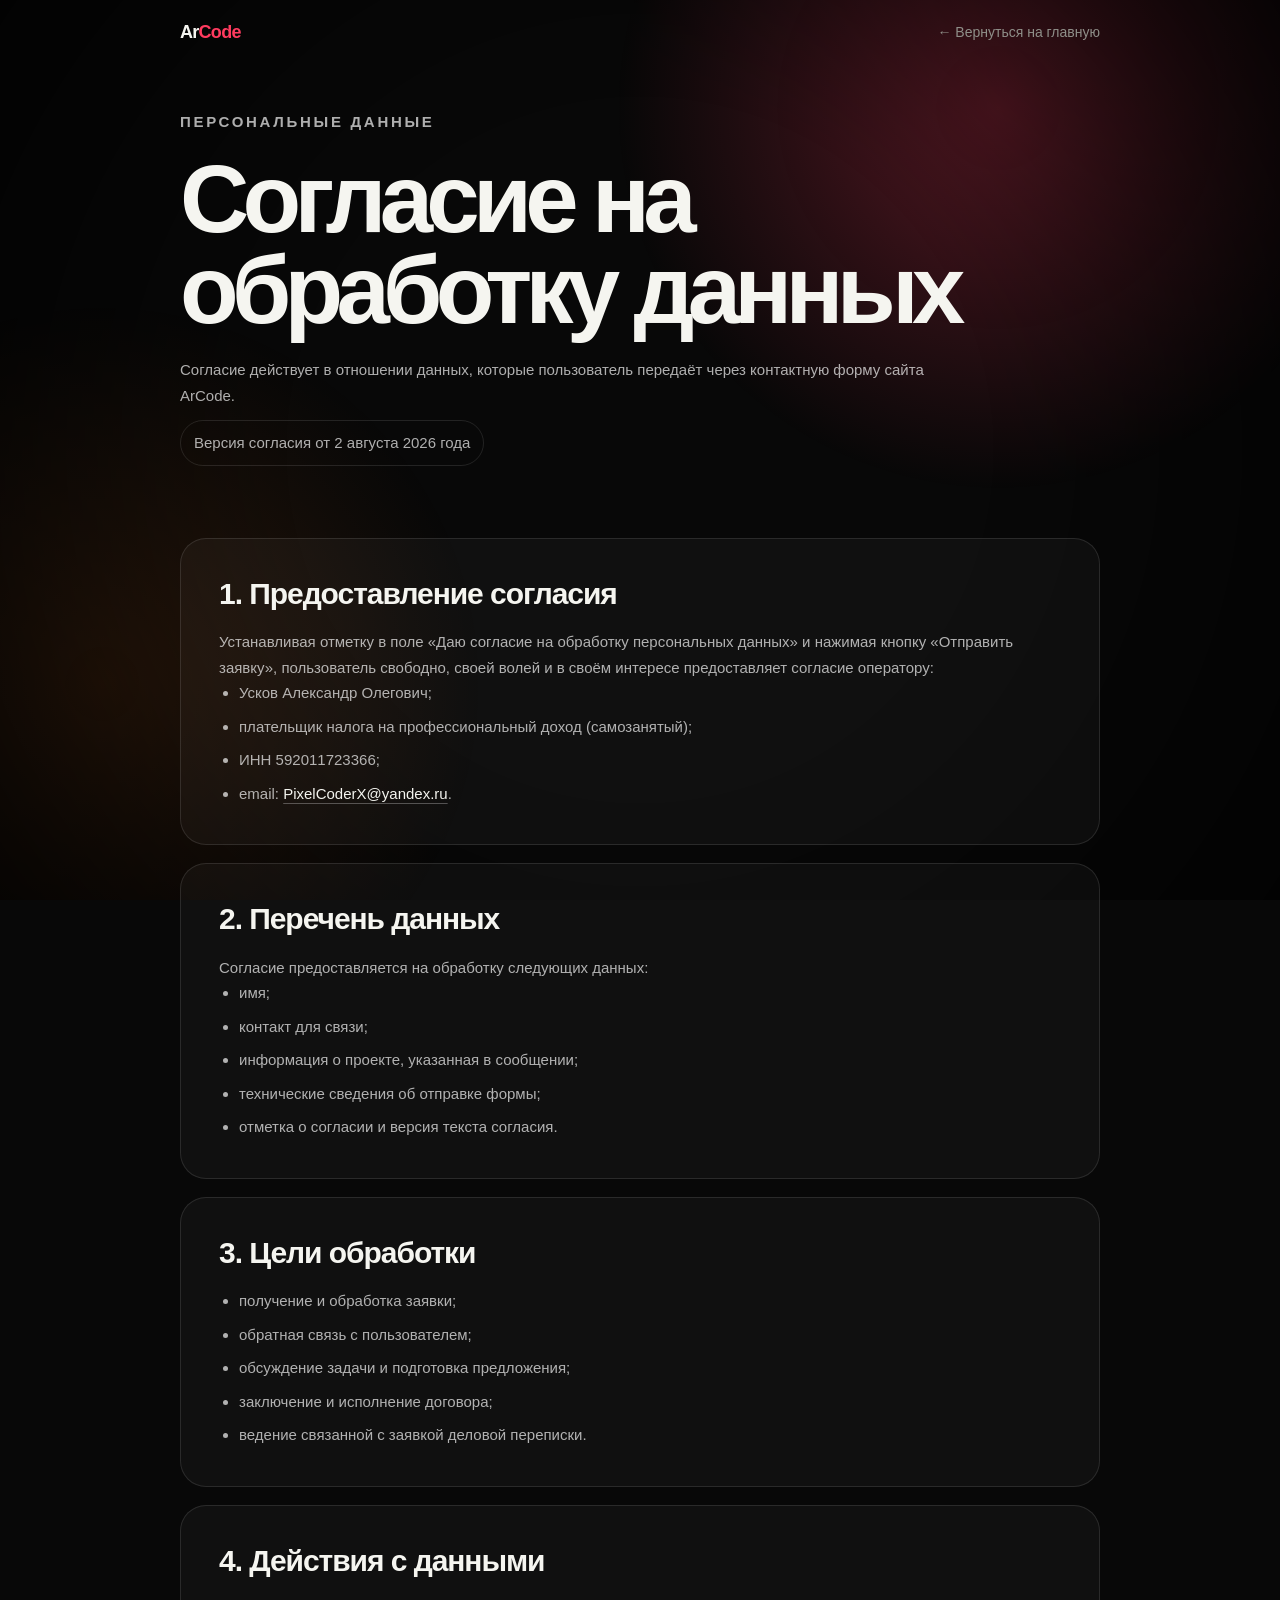
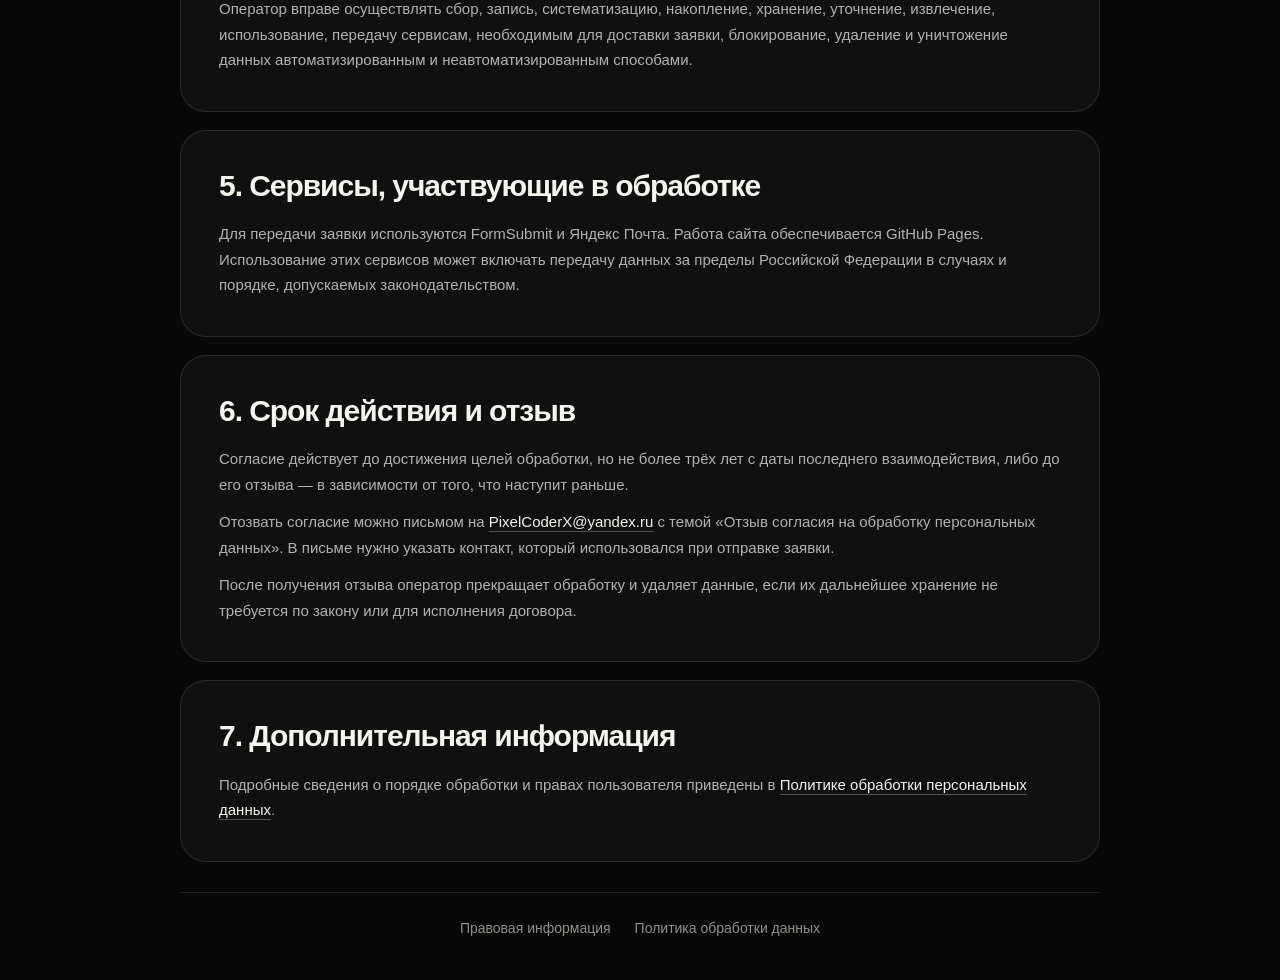
<file: consent.html>
<!doctype html>
<html lang="ru">
	<head>
		<meta charset="UTF-8" />
		<meta name="viewport" content="width=device-width, initial-scale=1.0" />
		<title>Согласие на обработку персональных данных — ArCode</title>
		<meta
			name="description"
			content="Согласие пользователя сайта ArCode на обработку персональных данных, переданных через контактную форму."
		/>
		<meta name="robots" content="index, follow" />
		<meta name="theme-color" content="#080808" />
		<link rel="canonical" href="https://arcode-dev.ru/consent.html" />
		<link rel="icon" href="/favicon.ico" sizes="32x32" />
		<link rel="icon" href="/icons/favicon.svg" type="image/svg+xml" />
		<link rel="stylesheet" href="/css/index.css" />
	</head>
	<body id="top" class="legal-page">
		<header class="legal-header">
			<div class="legal-header__inner container">
				<a class="legal-header__brand" href="/">Ar<span>Code</span></a>
				<a class="legal-header__back" href="/">← Вернуться на главную</a>
			</div>
		</header>

		<main class="legal-main">
			<article class="legal-document">
				<p class="legal-document__eyebrow">Персональные данные</p>
				<h1>Согласие на обработку данных</h1>
				<p class="legal-document__lead">
					Согласие действует в отношении данных, которые пользователь передаёт
					через контактную форму сайта ArCode.
				</p>
				<p class="legal-document__meta">Версия согласия от 2 августа 2026 года</p>

				<div class="legal-document__content">
					<section>
						<h2>1. Предоставление согласия</h2>
						<p>
							Устанавливая отметку в поле «Даю согласие на обработку персональных
							данных» и нажимая кнопку «Отправить заявку», пользователь свободно,
							своей волей и в своём интересе предоставляет согласие оператору:
						</p>
						<ul>
							<li>Усков Александр Олегович;</li>
							<li>
								плательщик налога на профессиональный доход (самозанятый);
							</li>
							<li>ИНН 592011723366;</li>
							<li>
								email:
								<a href="mailto:PixelCoderX@yandex.ru">PixelCoderX@yandex.ru</a>.
							</li>
						</ul>
					</section>

					<section>
						<h2>2. Перечень данных</h2>
						<p>Согласие предоставляется на обработку следующих данных:</p>
						<ul>
							<li>имя;</li>
							<li>контакт для связи;</li>
							<li>информация о проекте, указанная в сообщении;</li>
							<li>технические сведения об отправке формы;</li>
							<li>отметка о согласии и версия текста согласия.</li>
						</ul>
					</section>

					<section>
						<h2>3. Цели обработки</h2>
						<ul>
							<li>получение и обработка заявки;</li>
							<li>обратная связь с пользователем;</li>
							<li>обсуждение задачи и подготовка предложения;</li>
							<li>заключение и исполнение договора;</li>
							<li>ведение связанной с заявкой деловой переписки.</li>
						</ul>
					</section>

					<section>
						<h2>4. Действия с данными</h2>
						<p>
							Оператор вправе осуществлять сбор, запись, систематизацию, накопление,
							хранение, уточнение, извлечение, использование, передачу сервисам,
							необходимым для доставки заявки, блокирование, удаление и уничтожение
							данных автоматизированным и неавтоматизированным способами.
						</p>
					</section>

					<section>
						<h2>5. Сервисы, участвующие в обработке</h2>
						<p>
							Для передачи заявки используются FormSubmit и Яндекс Почта. Работа
							сайта обеспечивается GitHub Pages. Использование этих сервисов может
							включать передачу данных за пределы Российской Федерации в случаях и
							порядке, допускаемых законодательством.
						</p>
					</section>

					<section>
						<h2>6. Срок действия и отзыв</h2>
						<p>
							Согласие действует до достижения целей обработки, но не более трёх
							лет с даты последнего взаимодействия, либо до его отзыва — в
							зависимости от того, что наступит раньше.
						</p>
						<p>
							Отозвать согласие можно письмом на
							<a href="mailto:PixelCoderX@yandex.ru">PixelCoderX@yandex.ru</a> с
							темой «Отзыв согласия на обработку персональных данных». В письме
							нужно указать контакт, который использовался при отправке заявки.
						</p>
						<p>
							После получения отзыва оператор прекращает обработку и удаляет данные,
							если их дальнейшее хранение не требуется по закону или для исполнения
							договора.
						</p>
					</section>

					<section>
						<h2>7. Дополнительная информация</h2>
						<p>
							Подробные сведения о порядке обработки и правах пользователя приведены
							в
							<a href="/privacy.html">Политике обработки персональных данных</a>.
						</p>
					</section>
				</div>

				<footer class="legal-document__footer">
					<a href="/legal.html">Правовая информация</a>
					<a href="/privacy.html">Политика обработки данных</a>
				</footer>
			</article>
		</main>

		<a href="#top" class="scroll-top" aria-label="Наверх">↑</a>
		<script type="module" src="/js/legal.js"></script>
	</body>
</html>
</file>
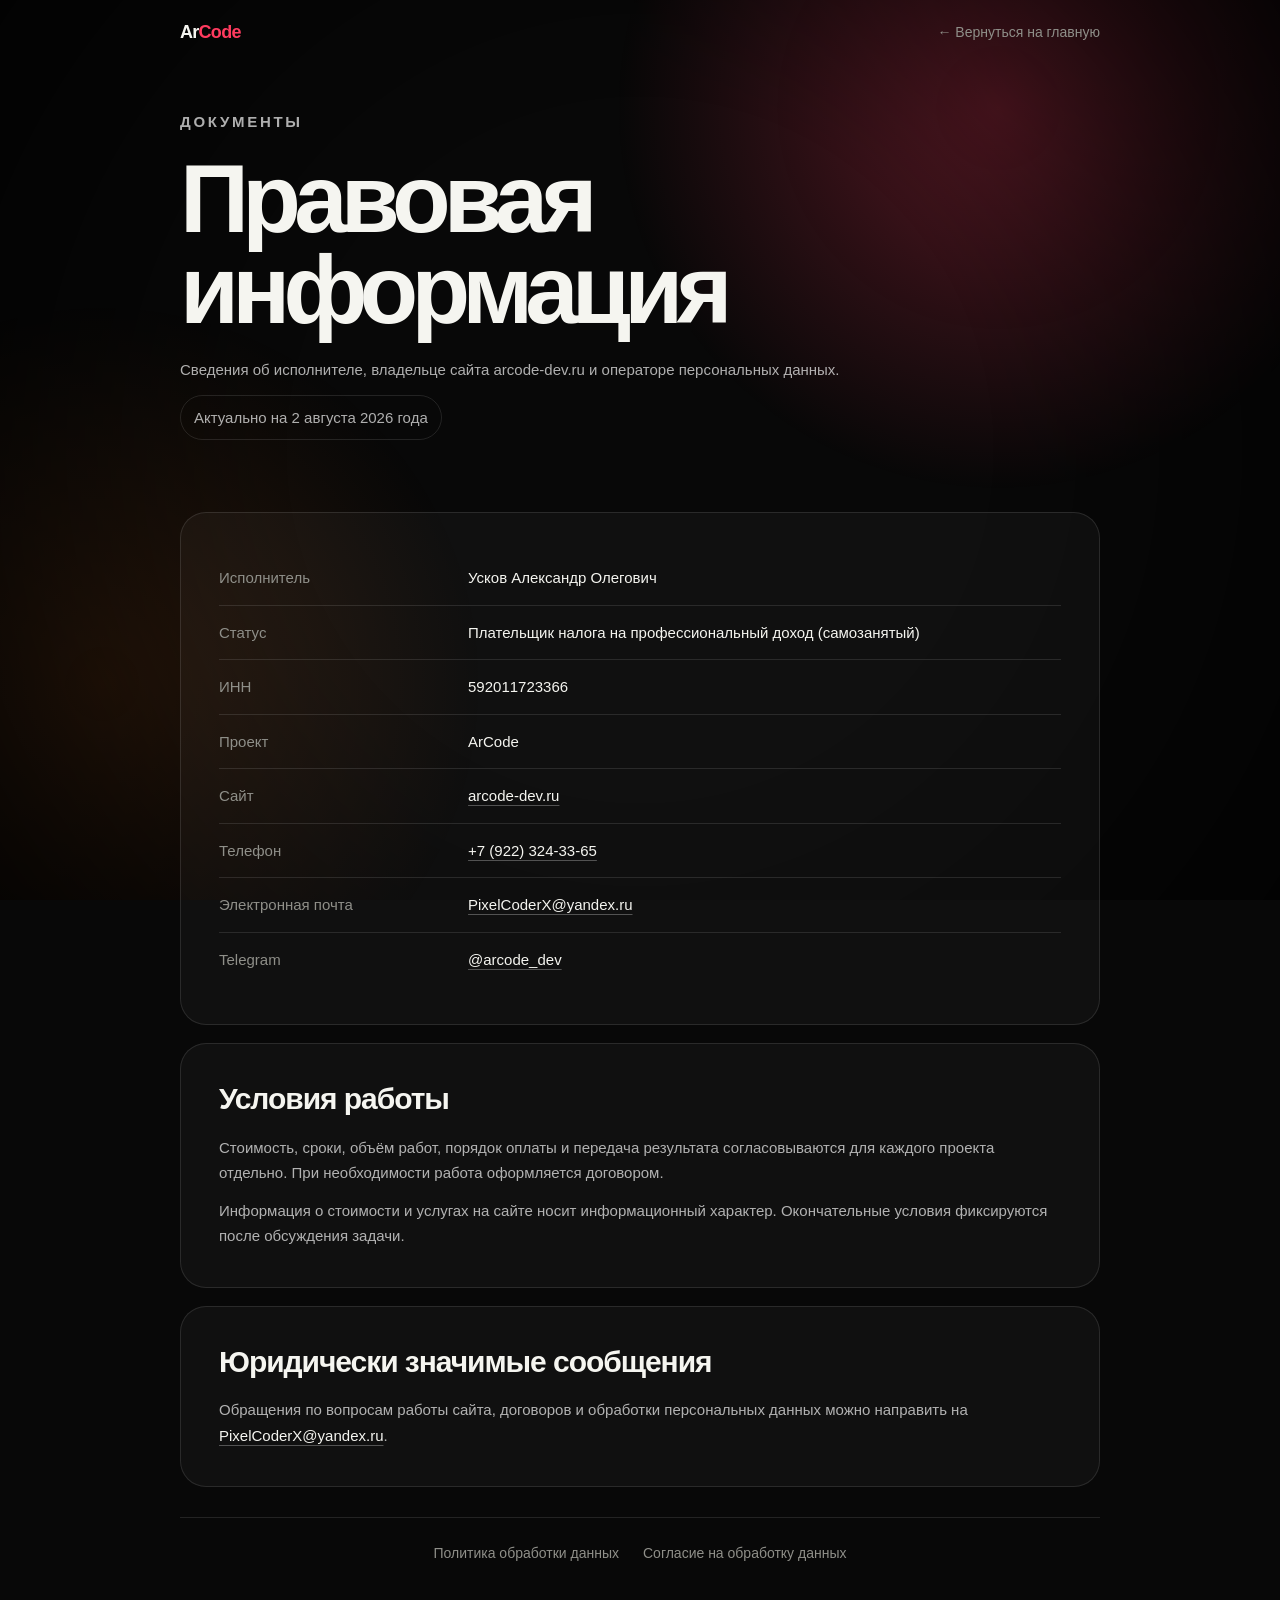
<file: legal.html>
<!doctype html>
<html lang="ru">
	<head>
		<meta charset="UTF-8" />
		<meta name="viewport" content="width=device-width, initial-scale=1.0" />
		<title>Правовая информация — ArCode</title>
		<meta
			name="description"
			content="Сведения об исполнителе и владельце сайта ArCode: статус, реквизиты и контакты."
		/>
		<meta name="robots" content="index, follow" />
		<meta name="theme-color" content="#080808" />
		<link rel="canonical" href="https://arcode-dev.ru/legal.html" />
		<link rel="icon" href="/favicon.ico" sizes="32x32" />
		<link rel="icon" href="/icons/favicon.svg" type="image/svg+xml" />
		<link rel="stylesheet" href="/css/index.css" />
	</head>
	<body id="top" class="legal-page">
		<header class="legal-header">
			<div class="legal-header__inner container">
				<a class="legal-header__brand" href="/">Ar<span>Code</span></a>
				<a class="legal-header__back" href="/">← Вернуться на главную</a>
			</div>
		</header>

		<main class="legal-main">
			<article class="legal-document">
				<p class="legal-document__eyebrow">Документы</p>
				<h1>Правовая информация</h1>
				<p class="legal-document__lead">
					Сведения об исполнителе, владельце сайта arcode-dev.ru и операторе
					персональных данных.
				</p>
				<p class="legal-document__meta">Актуально на 2 августа 2026 года</p>

				<div class="legal-document__content">
					<dl class="legal-requisites">
						<dt>Исполнитель</dt>
						<dd>Усков Александр Олегович</dd>

						<dt>Статус</dt>
						<dd>
							Плательщик налога на профессиональный доход (самозанятый)
						</dd>

						<dt>ИНН</dt>
						<dd>592011723366</dd>

						<dt>Проект</dt>
						<dd>ArCode</dd>

						<dt>Сайт</dt>
						<dd><a href="https://arcode-dev.ru/">arcode-dev.ru</a></dd>

						<dt>Телефон</dt>
						<dd><a href="tel:+79223243365">+7 (922) 324-33-65</a></dd>

						<dt>Электронная почта</dt>
						<dd>
							<a href="mailto:PixelCoderX@yandex.ru">PixelCoderX@yandex.ru</a>
						</dd>

						<dt>Telegram</dt>
						<dd>
							<a href="https://t.me/arcode_dev" rel="noopener noreferrer"
								>@arcode_dev</a
							>
						</dd>
					</dl>

					<section>
						<h2>Условия работы</h2>
						<p>
							Стоимость, сроки, объём работ, порядок оплаты и передача результата
							согласовываются для каждого проекта отдельно. При необходимости
							работа оформляется договором.
						</p>
						<p>
							Информация о стоимости и услугах на сайте носит информационный
							характер. Окончательные условия фиксируются после обсуждения задачи.
						</p>
					</section>

					<section>
						<h2>Юридически значимые сообщения</h2>
						<p>
							Обращения по вопросам работы сайта, договоров и обработки
							персональных данных можно направить на
							<a href="mailto:PixelCoderX@yandex.ru">PixelCoderX@yandex.ru</a>.
						</p>
					</section>
				</div>

				<footer class="legal-document__footer">
					<a href="/privacy.html">Политика обработки данных</a>
					<a href="/consent.html">Согласие на обработку данных</a>
				</footer>
			</article>
		</main>

		<a href="#top" class="scroll-top" aria-label="Наверх">↑</a>
		<script type="module" src="/js/legal.js"></script>
	</body>
</html>
</file>
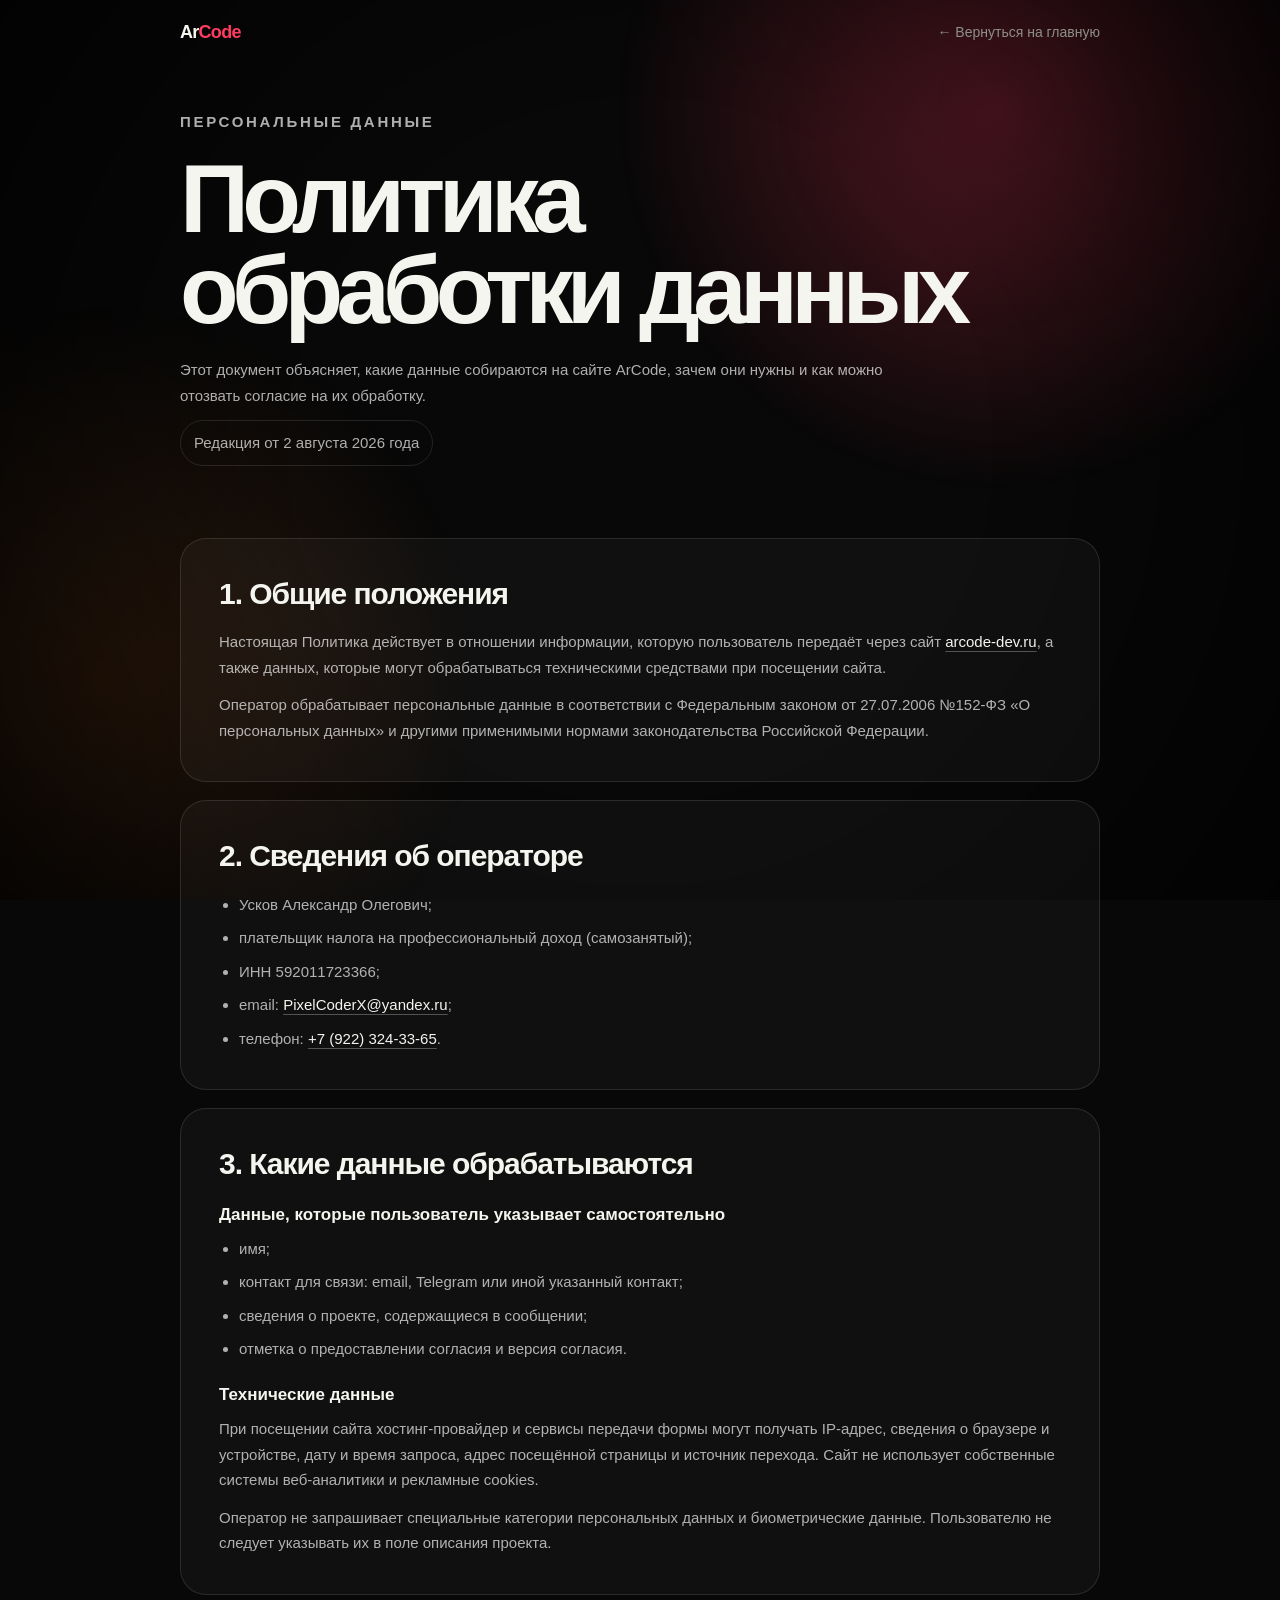
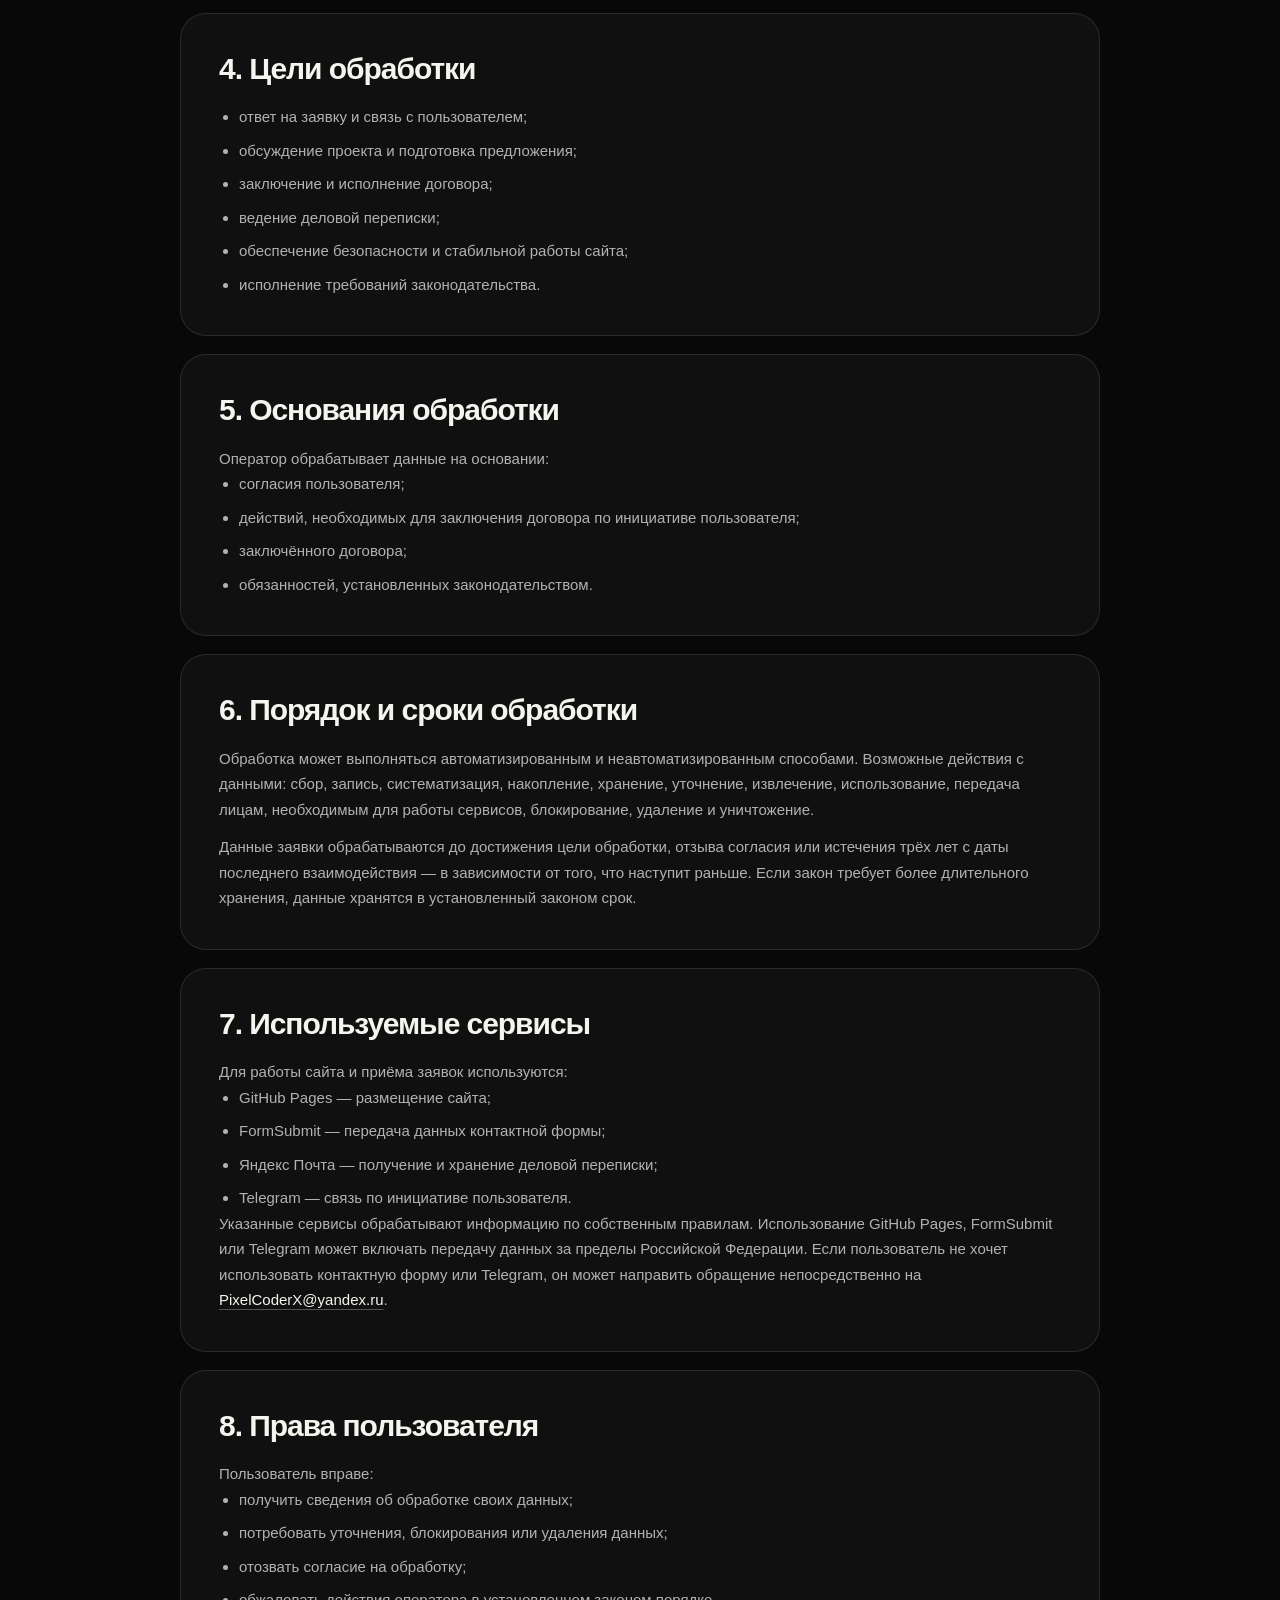
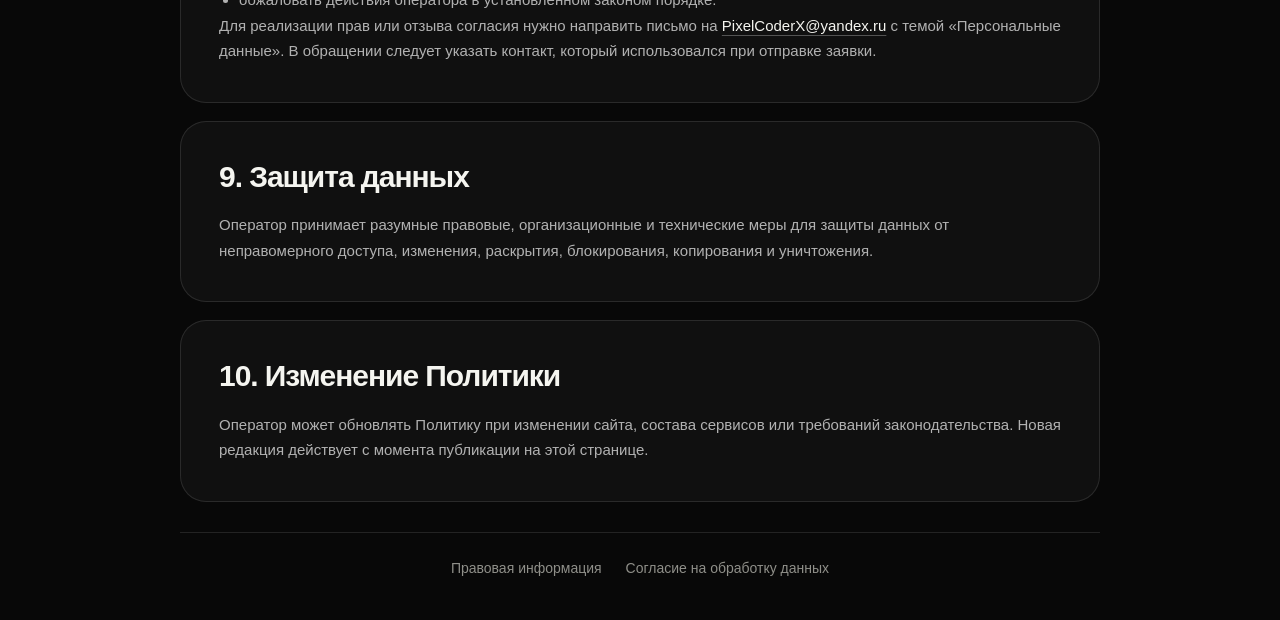
<file: privacy.html>
<!doctype html>
<html lang="ru">
	<head>
		<meta charset="UTF-8" />
		<meta name="viewport" content="width=device-width, initial-scale=1.0" />
		<title>Политика обработки персональных данных — ArCode</title>
		<meta
			name="description"
			content="Политика ArCode в отношении обработки и защиты персональных данных пользователей сайта."
		/>
		<meta name="robots" content="index, follow" />
		<meta name="theme-color" content="#080808" />
		<link rel="canonical" href="https://arcode-dev.ru/privacy.html" />
		<link rel="icon" href="/favicon.ico" sizes="32x32" />
		<link rel="icon" href="/icons/favicon.svg" type="image/svg+xml" />
		<link rel="stylesheet" href="/css/index.css" />
	</head>
	<body id="top" class="legal-page">
		<header class="legal-header">
			<div class="legal-header__inner container">
				<a class="legal-header__brand" href="/">Ar<span>Code</span></a>
				<a class="legal-header__back" href="/">← Вернуться на главную</a>
			</div>
		</header>

		<main class="legal-main">
			<article class="legal-document">
				<p class="legal-document__eyebrow">Персональные данные</p>
				<h1>Политика обработки данных</h1>
				<p class="legal-document__lead">
					Этот документ объясняет, какие данные собираются на сайте ArCode,
					зачем они нужны и как можно отозвать согласие на их обработку.
				</p>
				<p class="legal-document__meta">Редакция от 2 августа 2026 года</p>

				<div class="legal-document__content">
					<section>
						<h2>1. Общие положения</h2>
						<p>
							Настоящая Политика действует в отношении информации, которую
							пользователь передаёт через сайт
							<a href="https://arcode-dev.ru/">arcode-dev.ru</a>, а также данных,
							которые могут обрабатываться техническими средствами при посещении
							сайта.
						</p>
						<p>
							Оператор обрабатывает персональные данные в соответствии с
							Федеральным законом от 27.07.2006 №152-ФЗ «О персональных данных» и
							другими применимыми нормами законодательства Российской Федерации.
						</p>
					</section>

					<section>
						<h2>2. Сведения об операторе</h2>
						<ul>
							<li>Усков Александр Олегович;</li>
							<li>
								плательщик налога на профессиональный доход (самозанятый);
							</li>
							<li>ИНН 592011723366;</li>
							<li>
								email:
								<a href="mailto:PixelCoderX@yandex.ru">PixelCoderX@yandex.ru</a>;
							</li>
							<li>телефон: <a href="tel:+79223243365">+7 (922) 324-33-65</a>.</li>
						</ul>
					</section>

					<section>
						<h2>3. Какие данные обрабатываются</h2>
						<h3>Данные, которые пользователь указывает самостоятельно</h3>
						<ul>
							<li>имя;</li>
							<li>контакт для связи: email, Telegram или иной указанный контакт;</li>
							<li>сведения о проекте, содержащиеся в сообщении;</li>
							<li>отметка о предоставлении согласия и версия согласия.</li>
						</ul>
						<h3>Технические данные</h3>
						<p>
							При посещении сайта хостинг-провайдер и сервисы передачи формы могут
							получать IP-адрес, сведения о браузере и устройстве, дату и время
							запроса, адрес посещённой страницы и источник перехода. Сайт не
							использует собственные системы веб-аналитики и рекламные cookies.
						</p>
						<p>
							Оператор не запрашивает специальные категории персональных данных и
							биометрические данные. Пользователю не следует указывать их в поле
							описания проекта.
						</p>
					</section>

					<section>
						<h2>4. Цели обработки</h2>
						<ul>
							<li>ответ на заявку и связь с пользователем;</li>
							<li>обсуждение проекта и подготовка предложения;</li>
							<li>заключение и исполнение договора;</li>
							<li>ведение деловой переписки;</li>
							<li>обеспечение безопасности и стабильной работы сайта;</li>
							<li>исполнение требований законодательства.</li>
						</ul>
					</section>

					<section>
						<h2>5. Основания обработки</h2>
						<p>Оператор обрабатывает данные на основании:</p>
						<ul>
							<li>согласия пользователя;</li>
							<li>
								действий, необходимых для заключения договора по инициативе
								пользователя;
							</li>
							<li>заключённого договора;</li>
							<li>обязанностей, установленных законодательством.</li>
						</ul>
					</section>

					<section>
						<h2>6. Порядок и сроки обработки</h2>
						<p>
							Обработка может выполняться автоматизированным и неавтоматизированным
							способами. Возможные действия с данными: сбор, запись, систематизация,
							накопление, хранение, уточнение, извлечение, использование, передача
							лицам, необходимым для работы сервисов, блокирование, удаление и
							уничтожение.
						</p>
						<p>
							Данные заявки обрабатываются до достижения цели обработки, отзыва
							согласия или истечения трёх лет с даты последнего взаимодействия — в
							зависимости от того, что наступит раньше. Если закон требует более
							длительного хранения, данные хранятся в установленный законом срок.
						</p>
					</section>

					<section>
						<h2>7. Используемые сервисы</h2>
						<p>Для работы сайта и приёма заявок используются:</p>
						<ul>
							<li>GitHub Pages — размещение сайта;</li>
							<li>FormSubmit — передача данных контактной формы;</li>
							<li>Яндекс Почта — получение и хранение деловой переписки;</li>
							<li>Telegram — связь по инициативе пользователя.</li>
						</ul>
						<p>
							Указанные сервисы обрабатывают информацию по собственным правилам.
							Использование GitHub Pages, FormSubmit или Telegram может включать
							передачу данных за пределы Российской Федерации. Если пользователь не
							хочет использовать контактную форму или Telegram, он может направить
							обращение непосредственно на
							<a href="mailto:PixelCoderX@yandex.ru">PixelCoderX@yandex.ru</a>.
						</p>
					</section>

					<section>
						<h2>8. Права пользователя</h2>
						<p>Пользователь вправе:</p>
						<ul>
							<li>получить сведения об обработке своих данных;</li>
							<li>потребовать уточнения, блокирования или удаления данных;</li>
							<li>отозвать согласие на обработку;</li>
							<li>обжаловать действия оператора в установленном законом порядке.</li>
						</ul>
						<p>
							Для реализации прав или отзыва согласия нужно направить письмо на
							<a href="mailto:PixelCoderX@yandex.ru">PixelCoderX@yandex.ru</a> с
							темой «Персональные данные». В обращении следует указать контакт,
							который использовался при отправке заявки.
						</p>
					</section>

					<section>
						<h2>9. Защита данных</h2>
						<p>
							Оператор принимает разумные правовые, организационные и технические
							меры для защиты данных от неправомерного доступа, изменения,
							раскрытия, блокирования, копирования и уничтожения.
						</p>
					</section>

					<section>
						<h2>10. Изменение Политики</h2>
						<p>
							Оператор может обновлять Политику при изменении сайта, состава
							сервисов или требований законодательства. Новая редакция действует с
							момента публикации на этой странице.
						</p>
					</section>
				</div>

				<footer class="legal-document__footer">
					<a href="/legal.html">Правовая информация</a>
					<a href="/consent.html">Согласие на обработку данных</a>
				</footer>
			</article>
		</main>

		<a href="#top" class="scroll-top" aria-label="Наверх">↑</a>
		<script type="module" src="/js/legal.js"></script>
	</body>
</html>
</file>
<file: css/index.css>
/* base */
@import "./base/normalize.css";
@import "./base/vars.css";
@import "./base/globals.css";

/* blocks */
@import "./blocks/components.css";
@import "./blocks/hero.css";
@import "./blocks/diagnosis.css";
@import "./blocks/about.css";
@import "./blocks/why.css";
@import "./blocks/marquee.css";
@import "./blocks/stack.css";
@import "./blocks/process.css";
@import "./blocks/cases.css";
@import "./blocks/handoff.css";
@import "./blocks/faq.css";
@import "./blocks/contact.css";
@import "./blocks/footer.css";
@import "./blocks/legal.css";
@import "./blocks/side-nav.css";
@import "./blocks/scroll-top.css";
@import "./blocks/reveal.css";
</file>
